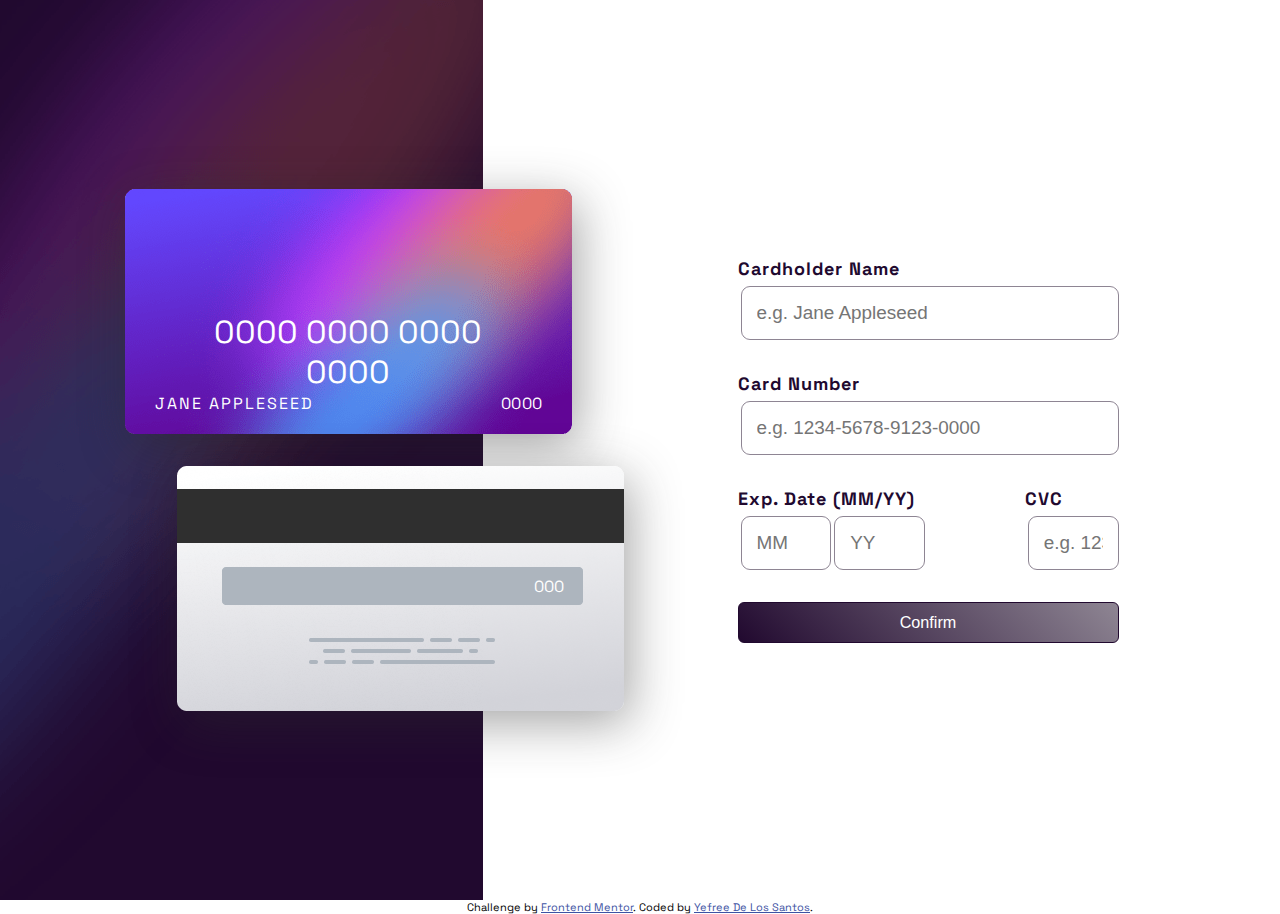
<file: index.html>
<!DOCTYPE html>
<html lang="en">
<head>
  <meta charset="UTF-8">
  <meta name="viewport" content="wnameth=device-wnameth, initial-scale=1.0"> <!-- displays site properly based on user's device -->
  <link rel="icon" type="image/png" sizes="32x32" href="./images/favicon-32x32.png">
  <link rel="stylesheet" href="styles/styles.css">
  <title>Frontend Mentor | Interactive card details form</title>
 
</head>
<body>
  <!--Theres an image set as a background of the web page. above all the content-->
  <!--Left section of the page. The card section-->
  <main>
    <div class="cards-section">
      <div class="front-face-card">
        <img src="images/bg-card-front.png" alt="card front">
        <div class="card-numbers">0000 0000 0000 0000</div>
        <div class="card-name">Jane Appleseed</div>
        <div class="card-date month">00</div>
        <div class="card-date year">00</div>
      </div>
      <div class="back-face-card">
        <img src="images/bg-card-back.png" alt="card back face">
        <div class="cvc-output">000</div>
      </div>
    </div>
    <!--Right section of the page. The form section-->
    <div class="form-section">
      <form name="card-payment-form" action="#" method="post" autocomplete="off">
        <div>
          <label>Cardholder Name</label>
          <input name="name" class="card-holder-name input-error" type="text" placeholder="e.g. Jane Appleseed">
          <span class="error name-error"></span>
        </div>
        <div>
          <label>Card Number <span></span></label>
          <input name="card" class="card-number-input" type="tel" inputmode="numeric" pattern="[0-9\s]{13,19}" autocomplete="cc-number" maxlength="19" placeholder="e.g. 1234-5678-9123-0000">
          <p class="error number-error"></p>
        </div>
        <div class="date-cvc">
          <div class="exp-date">
            <label>Exp. Date (MM/YY)</label>
            <div>
              <input name="month" class="card-month" type="text" placeholder="MM" maxlength="2">
              <input name="year" class="card-year" type="text" placeholder="YY" maxlength="2">
            </div>
            <p class="error date-error"></p>
          </div>
          <div>
            <label>CVC</label>
            <input name="cvcname" class="cvc" type="text" placeholder="e.g. 123" maxlength="3">
            <p class="error cvc-error"></p>
          </div>
        </div>
        <div>
          <button type="submit" name="register-submition">Confirm</button>
          <p class="error register-error"></p>
        </div>
      </form>
    </div>
    <div class="complete-section">
      <img src="images/icon-complete.svg" alt="complete icon">
      <div class="thanks">Thank you!</div>
      <p>We've added your card details</p>
      <div>
        <button class="button-continue">Continue</button>
      </div>
    </div>
  </main>
<!--Java script file linked-->
  <script src="script/script.js"></script>
<!--Java script file linked-->
  <footer class="attribution">
    Challenge by <a href="https://www.frontendmentor.io?ref=challenge" target="_blank">Frontend Mentor</a>. 
    Coded by <a href="#">Yefree De Los Santos</a>.
  </footer>
</body>
</html>
</file>
<file: styles/styles.css>
@import url("https://fonts.googleapis.com/css2?family=Space+Grotesk:wght@400;500;600;700&display=swap");
.attribution {
  font-size: 11px;
  text-align: center;
}

.attribution a {
  color: hsl(228, 45%, 44%);
}

* {
  box-sizing: border-box;
  /*border: 1px grey solid;*/
  margin: 0;
}

html {
  font-size: 100%;
}

body {
  padding: 0;
  margin: 0;
  font-family: "Space Grotesk", sans-serif;
}

main {
  padding: 5%;
  width: 100%;
  height: 100vh;
  display: grid;
  grid-template-columns: 1fr 1fr;
  align-items: center;
  place-content: center;
  background-image: url("../images/bg-main-desktop.png");
  background-repeat: no-repeat;
}

div.cards-section {
  display: flex;
  flex-direction: column;
  gap: 2em;
}
div.cards-section div.front-face-card {
  width: 27.9375em;
  height: 15.3125em;
  align-self: flex-start;
  position: relative;
  text-align: center;
  margin-left: 3.8em;
  color: hsl(0, 0%, 100%);
  border-radius: 10px;
  box-shadow: 6px 12px 50px rgba(45, 45, 45, 0.427);
}
div.cards-section div.front-face-card img {
  width: 100%;
  height: 100%;
}
div.cards-section div.front-face-card div.card-numbers {
  position: absolute;
  top: 50%;
  left: 10%;
  right: 10%;
  /*transform: translate(-50%, -50%);*/
  font-size: 2em;
}
div.cards-section div.front-face-card div.card-name {
  position: absolute;
  bottom: 1.25em;
  left: 1.875em;
  text-transform: uppercase;
  letter-spacing: 2px;
}
div.cards-section div.front-face-card div.card-date {
  position: absolute;
  bottom: 1.25em;
  right: 1.875em;
}
div.cards-section div.front-face-card div.month {
  position: absolute;
  bottom: 1.25em;
  right: 3.2em;
}
div.cards-section div.back-face-card {
  width: 27.9375em;
  height: 15.3125em;
  position: relative;
  text-align: center;
  align-self: flex-end;
  margin-right: 1em;
  color: hsl(0, 0%, 100%);
  border-radius: 10px;
  box-shadow: 6px 12px 50px rgba(45, 45, 45, 0.427);
}
div.cards-section div.back-face-card img {
  width: 100%;
  height: 100%;
}
div.cards-section div.back-face-card div {
  position: absolute;
  top: 49%;
  right: 10%;
  transform: translate(-50%, -50%);
}

div.form-section {
  padding: 0 1%;
  background-color: hsl(0, 0%, 100%);
  display: flex;
  align-items: center;
  justify-content: center;
  flex-flow: column;
  /*min-height: 100vh;*/
}
div.form-section form {
  padding: 0 3%;
  display: flex;
  flex-flow: column;
  justify-content: space-between;
  gap: 2em 0;
}
div.form-section form div {
  display: flex;
  flex-direction: column;
  align-items: flex-start;
  justify-content: flex-start;
  font-size: 18px;
}
div.form-section form div label {
  font-weight: 700;
  letter-spacing: 1px;
  margin-bottom: 6px;
  color: hsl(278, 68%, 11%);
}
div.form-section form div input {
  margin-left: 3px;
  font-size: 1.05em;
  width: 20em;
  padding: 15px;
  color: hsl(279, 6%, 55%);
  border-radius: 9px;
  border: 1px solid hsl(279, 6%, 55%);
}
div.form-section form div input:focus {
  outline: none;
  border: 1px solid hsl(278, 68%, 11%);
}
div.form-section form div.date-cvc {
  display: flex;
  flex-flow: row;
  flex: 2 1;
}
div.form-section form div.date-cvc input {
  width: 4.8em;
}
div.form-section form div.date-cvc div.exp-date {
  width: 100%;
}
div.form-section form div.date-cvc div.exp-date div {
  width: 100%;
  display: flex;
  flex-direction: row;
  justify-content: flex-start;
}
div.form-section form div button {
  width: 100%;
  background: linear-gradient(45deg, hsl(278, 68%, 11%), hsl(279, 6%, 55%));
  padding: 10px;
  font-size: 0.9em;
  color: hsl(0, 0%, 100%);
  border-radius: 6px;
  border: 1px solid hsl(278, 68%, 11%);
  cursor: pointer;
  transition: all 0.23s linear;
}
div.form-section form div button:hover {
  letter-spacing: 2px;
  opacity: 0.8;
}

@media (max-width: 900px) {
  html {
    font-size: 75%;
  }
  main {
    height: 900px;
    display: block;
    grid-template-columns: 1fr;
    gap: 10em;
    background-image: url(../images/bg-main-mobile.png);
    background-repeat: no-repeat;
    background-position: top;
    background-size: contain;
    padding: 2%;
  }
  div.cards-section {
    /*padding: 0;
    margin: 0;
    display: flex;
    flex-direction: column;
    */
    gap: 0;
    margin-bottom: -150px;
    position: relative;
  }
  div.cards-section div.front-face-card {
    margin: 0;
  }
  div.form-section {
    background: none;
    padding-top: 15em;
    display: flex;
    justify-content: center;
    align-items: center;
  }
  div.form-section form {
    display: flex;
    flex-direction: column;
    justify-content: space-between;
    gap: 1em 0;
  }
}
div.form-section.display-hide {
  display: none;
}

div.complete-section {
  display: none;
  flex-flow: column;
  justify-content: center;
  align-items: center;
  row-gap: 1.3em;
}
div.complete-section div.thanks {
  font-size: 2em;
  text-transform: uppercase;
}
div.complete-section p {
  margin: 0;
  color: hsl(279, 6%, 55%);
}
div.complete-section button.button-continue {
  width: 20em;
  background: linear-gradient(45deg, hsl(278, 68%, 11%), hsl(279, 6%, 55%));
  padding: 10px;
  font-size: 0.9em;
  color: hsl(0, 0%, 100%);
  border-radius: 6px;
  border: 1px solid hsl(278, 68%, 11%);
  cursor: pointer;
  transition: all 0.23s linear;
}
div.complete-section button.button-continue:hover {
  letter-spacing: 2px;
  opacity: 0.8;
}

div.complete-section.display-success {
  display: flex;
}

.error {
  display: none;
  width: 100%;
  color: #af4242;
  font-size: 0.8em;
  margin-left: 1em;
}

.error.display-error {
  display: block;
}/*# sourceMappingURL=styles.css.map */
</file>
